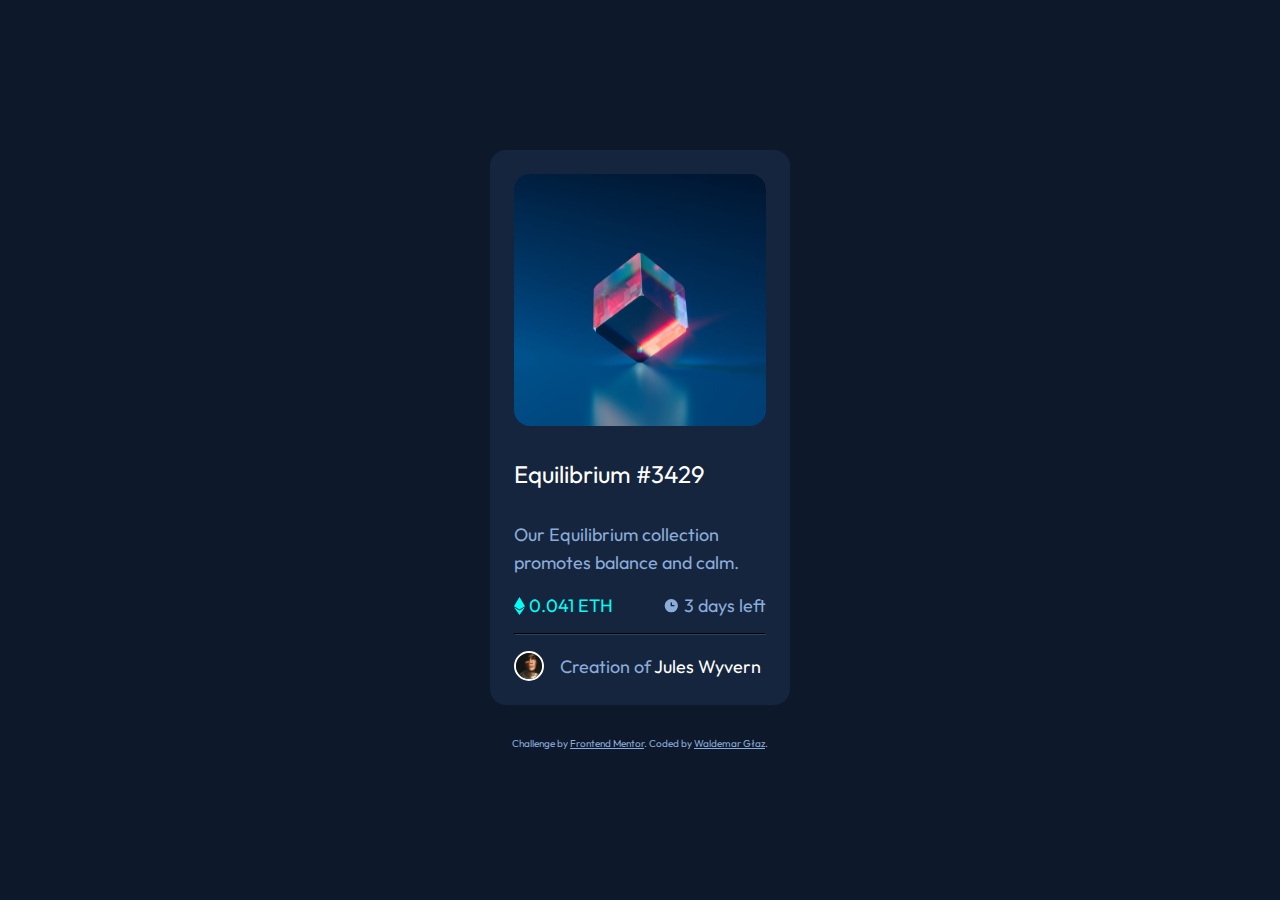
<file: index.html>
<!DOCTYPE html>
<html lang="en">

<head>
  <meta charset="UTF-8">
  <meta name="viewport" content="width=device-width, initial-scale=1.0">
  <!-- displays site properly based on user's device -->

  <link rel="icon" type="image/png" sizes="32x32" href="./images/favicon-32x32.png">

  <title>Frontend Mentor | NFT preview card component</title>
  <link rel="stylesheet" href="css/style.css">
  <!-- google fonts-->
  <link href="https://fonts.googleapis.com/css2?family=Outfit:wght@300;400;600&display=swap" rel="stylesheet">

</head>

<body>
  <main class="container">
    <div class="card">
      <img src="images/image-equilibrium.jpg" alt="Equilibrium" class="card__img">
      <a href="#" class="card__title">Equilibrium #3429</a>
      <div class="card__txt card__txt--grey">Our Equilibrium collection promotes balance and calm.</div>
      <div class="card__info">
        <div class="card__balance card__balance--accent"><img class="card__balance__currency__icon"
            src="images/icon-ethereum.svg" alt="">
          0.041 ETH</div>
        <div class="card__deadline card__deadline--grey"><img class="card__deadline__icon" src="images/icon-clock.svg"
            alt=""> 3
          days left</div>
      </div>
      <hr class="card__divider">
      <div class="card__footer">
        <img class="card__footer__img" src="images/image-avatar.png" alt="Jules Wyvern">
        <div>Creation of <a href="#" class="card__footer__author"> Jules Wyvern</a></div>

      </div>
    </div>
    <div class="attribution">
      Challenge by <a class="attribution__link attribution__link--grey"
        href="https://www.frontendmentor.io?ref=challenge" target="_blank">Frontend Mentor</a>.
      Coded by <a class="attribution__link attribution__link--grey"
        href="https://www.frontendmentor.io/profile/waldekglaz" target="_blank">Waldemar Głaz</a>.
    </div>
  </main>
</body>

</html>
</file>
<file: css/style.css>
* {
  margin: 0;
  padding: 0;
  -webkit-box-sizing: border-box;
          box-sizing: border-box;
}

.container {
  font-family: "Outfit", sans-serif;
  font-size: 18px;
}

.container {
  background-color: #0d192b;
  color: #8bacda;
  min-height: 100vh;
  display: -webkit-box;
  display: -ms-flexbox;
  display: flex;
  -webkit-box-orient: vertical;
  -webkit-box-direction: normal;
      -ms-flex-direction: column;
          flex-direction: column;
  -webkit-box-pack: center;
      -ms-flex-pack: center;
          justify-content: center;
  -webkit-box-align: center;
      -ms-flex-align: center;
          align-items: center;
}

.card {
  background-color: #14253d;
  padding: 1.5rem;
  border-radius: 1rem;
  max-width: 300px;
  margin-bottom: 2rem;
}

.card__img {
  width: 100%;
  border-radius: 1rem;
  margin-bottom: 1.75rem;
}

.card__title {
  text-decoration: none;
  font-size: 1.5rem;
  color: white;
}

.card__title:hover {
  color: #00fff7;
}

.card__txt {
  line-height: 1.6;
  margin-top: 2rem;
  margin-bottom: 1rem;
}

.card__txt--grey {
  color: #8bacda;
}

.card__info {
  display: -webkit-box;
  display: -ms-flexbox;
  display: flex;
  -webkit-box-pack: justify;
      -ms-flex-pack: justify;
          justify-content: space-between;
  -webkit-box-align: center;
      -ms-flex-align: center;
          align-items: center;
  margin-bottom: 1rem;
}

.card__balance,
.card__deadline {
  display: -webkit-box;
  display: -ms-flexbox;
  display: flex;
  -webkit-box-align: center;
      -ms-flex-align: center;
          align-items: center;
}

.card__balance__currency__icon,
.card__deadline__icon {
  margin-right: 0.25rem;
}

.card__balance--accent {
  color: #00fff7;
}

.card__deadline--grey {
  color: #8bacda;
}

.card__divider {
  border-color: #2f415b;
  margin-bottom: 1rem;
}

.card__footer {
  display: -webkit-box;
  display: -ms-flexbox;
  display: flex;
  -webkit-box-align: center;
      -ms-flex-align: center;
          align-items: center;
  -webkit-box-pack: start;
      -ms-flex-pack: start;
          justify-content: flex-start;
}

.card__footer__img {
  width: 12%;
  border: 2px solid white;
  border-radius: 50%;
  margin-right: 1rem;
}

.card__footer__author {
  color: white;
  text-decoration: none;
}

.card__footer__author:hover {
  color: #00fff7;
}

.attribution {
  text-align: center;
  font-size: 10px;
}

.attribution__link--grey {
  color: #8bacda;
}

.attribution__link--grey:hover {
  color: #00fff7;
}
/*# sourceMappingURL=style.css.map */
</file>
